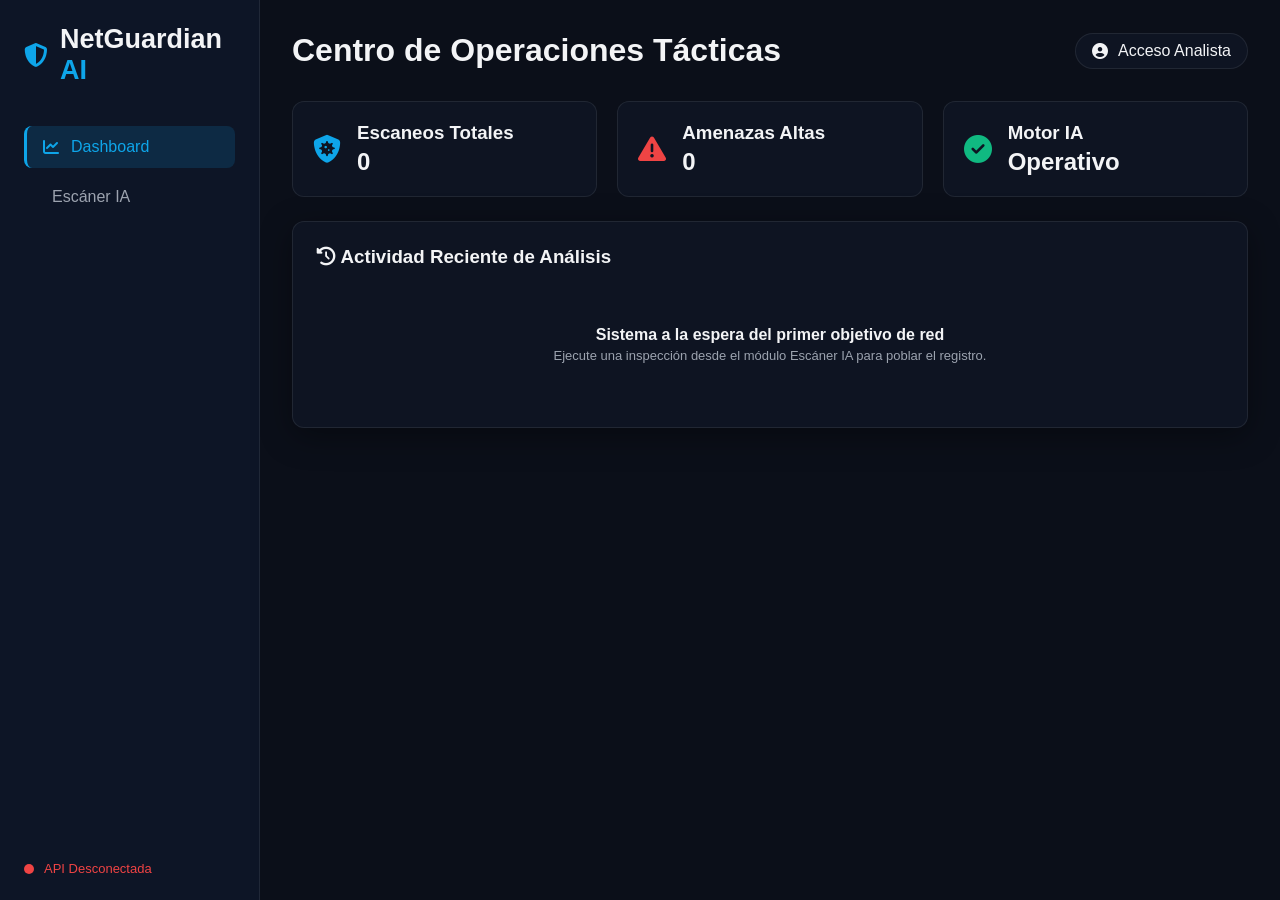
<file: frontend/index.html>
<!DOCTYPE html>
<html lang="es">
<head>
  <meta charset="UTF-8">
  <meta name="viewport" content="width=device-width, initial-scale=1.0">
  <title>NetGuardian AI - Security Operations Center</title>
  <link rel="stylesheet" href="styles.css">
  <link rel="stylesheet" href="https://cdnjs.cloudflare.com/ajax/libs/font-awesome/6.4.0/css/all.min.css">
</head>
<body>

  <div class="dashboard-container">
    <aside class="sidebar">
      <div class="brand">
        <i class="fa-solid fa-shield-halved brand-icon"></i>
        <h2>NetGuardian <span>AI</span></h2>
      </div>

      <nav class="nav-menu">
        <a href="#" class="nav-link active" id="nav-dashboard" onclick="switchTab('dashboard', event)">
          <i class="fa-solid fa-chart-line"></i> Dashboard
        </a>
        <a href="#" class="nav-link" id="nav-scanner" onclick="switchTab('scanner', event)">
          <i class="fa-solid fa-radar"></i> Escáner IA
        </a>
        <a href="#" class="nav-link hidden" id="nav-users" onclick="switchTab('users', event); loadUsersList();">
          <i class="fa-solid fa-users-gear"></i> Usuarios
        </a>
      </nav>

      <div class="system-status">
        <div class="status-indicator active" id="status-dot"></div>
        <span id="api-status">Conectando a la API...</span>
      </div>
    </aside>

    <!-- CONTENIDO PRINCIPAL -->
    <main class="main-content">
      
      <header class="top-header">
        <h1 id="view-title">Centro de Operaciones Tácticas</h1>
        <div style="position: relative;">
          <div class="user-profile" id="user-profile-btn" onclick="handleProfileClick()" style="cursor: pointer;">
            <i class="fa-solid fa-circle-user"></i>
            <span id="user-display">Acceso Analista</span>
          </div>
          
          <!-- Menú Desplegable de Sesión Activa -->
          <div id="user-dropdown" class="hidden" style="position: absolute; right: 0; top: 120%; background: #1e293b; border: 1px solid rgba(255, 255, 255, 0.1); border-radius: 8px; box-shadow: 0 10px 25px rgba(0,0,0,0.5); width: 180px; z-index: 100; overflow: hidden;">
            <button onclick="logout()" style="width: 100%; background: transparent; border: none; color: #ef4444; padding: 12px 16px; text-align: left; cursor: pointer; font-size: 13px; font-weight: 600; display: flex; align-items: center; gap: 8px;">
              <i class="fa-solid fa-right-from-bracket"></i> Cerrar Sesión
            </button>
          </div>
        </div>
      </header>

      <!-- VISTA 1: DASHBOARD -->
      <section id="view-dashboard" class="view-section active">
        <div class="stats-grid">
          <div class="stat-card">
            <i class="fa-solid fa-shield-virus stat-icon"></i>
            <div>
              <h3>Escaneos Totales</h3>
              <p class="stat-number" id="stat-scans">0</p>
            </div>
          </div>
          <div class="stat-card danger">
            <i class="fa-solid fa-triangle-exclamation stat-icon"></i>
            <div>
              <h3>Amenazas Altas</h3>
              <p class="stat-number" id="stat-threats">0</p>
            </div>
          </div>
          <div class="stat-card success">
            <i class="fa-solid fa-circle-check stat-icon"></i>
            <div>
              <h3>Motor IA</h3>
              <p class="stat-number">Operativo</p>
            </div>
          </div>
        </div>

        <div class="glass-card full-width margin-top">
          <h3><i class="fa-solid fa-clock-rotate-left"></i> Actividad Reciente de Análisis</h3>
          <div id="recent-scans-list" class="activity-list">
            <div class="empty-state">
              <i class="fa-solid fa-radar empty-icon"></i>
              <p class="empty-title">Sistema a la espera del primer objetivo de red</p>
              <p class="empty-sub">Ejecute una inspección desde el módulo Escáner IA para poblar el registro.</p>
            </div>
          </div>
        </div>
      </section>

      <!-- VISTA 2: ESCÁNER DE SEGURIDAD -->
      <section id="view-scanner" class="view-section">
        <div class="glass-card">
          <h2><i class="fa-solid fa-microchip"></i> Analizador de Vulnerabilidades IA</h2>
          <p class="subtitle" id="scanner-subtitle">Ingrese una URL, dominio o IP para procesar amenazas.</p>

          <form id="scan-form">
            <div class="input-group">
              <label for="scan-target">Objetivo de Análisis (URL / IP / Host)</label>
              <input type="text" id="scan-target" placeholder="https://ejemplo.com o IP de servidor" required>
            </div>

            <div class="input-group margin-top">
              <label for="scan-type">Tipo de Inspección</label>
              <select id="scan-type">
                <option value="quick">Análisis Rápido de Red</option>
                <option value="deep" id="opt-deep" disabled>🔒 Inspección Profunda de Vulnerabilidades (IA)</option>
              </select>
            </div>

            <div class="input-group margin-top">
              <label for="filter-severity">Severidad de Prueba</label>
              <select id="filter-severity">
                <option value="Alto" id="opt-sev-alto" disabled>🔒 Alto (Requiere sesión)</option>
                <option value="Medio">Medio</option>
                <option value="Bajo">Bajo</option>
              </select>
            </div>

            <button type="submit" class="btn-primary margin-top" id="btn-scan">
              <i class="fa-solid fa-radar"></i> Iniciar Escaneo
            </button>
          </form>
        </div>

        <!-- CONTENEDOR DE TELEMETRÍA Y RECONOCIMIENTO ACTIVO -->
        <div id="active-telemetry-container" class="margin-top hidden"></div>

        <div id="terminal-card" class="glass-card margin-top">
          <div class="terminal-header">
            <span><i class="fa-solid fa-terminal"></i> Terminal de Salida IA — CyberSentinel Logs</span>
            <div class="terminal-dots">
              <span class="dot red"></span>
              <span class="dot yellow"></span>
              <span class="dot green"></span>
            </div>
          </div>
          <div class="terminal-body" id="terminal-logs">
            <div class="log-line text-muted">[SYSTEM] Consola iniciada. Esperando comandos...</div>
          </div>
        </div>
      </section>

      <!-- VISTA 3: USUARIOS -->
      <section id="view-users" class="view-section">
        <div class="glass-card">
          <h2><i class="fa-solid fa-user-shield"></i> Gestión de Analistas y Usuarios</h2>
          <p class="subtitle">Panel de administración de privilegios y cuentas de usuario.</p>
          <div id="users-table-container" class="margin-top">
            <div class="empty-state">
              <i class="fa-solid fa-users-slash empty-icon"></i>
              <p class="empty-title">Sin usuarios cargados</p>
            </div>
          </div>
        </div>
      </section>

    </main>
  </div>

  <!-- MODAL FLOTANTE DE AUTENTICACIÓN / REGISTRO -->
  <div id="login-modal" class="modal-overlay hidden">
    <div class="glass-card modal-content">
      <div class="modal-header">
        <h3 id="modal-title"><i class="fa-solid fa-lock"></i> Acceso Analista SOC</h3>
        <i class="fa-solid fa-xmark close-icon" onclick="toggleModal(false)"></i>
      </div>

      <!-- Pestañas internas del Modal -->
      <div class="modal-tabs margin-top">
        <button type="button" class="tab-btn active" id="btn-tab-login" onclick="switchModalTab('login')">Iniciar Sesión</button>
        <button type="button" class="tab-btn" id="btn-tab-register" onclick="switchModalTab('register')">Registrarse</button>
      </div>

      <!-- Formulario de Login -->
      <form id="login-form" class="margin-top">
        <div class="input-group">
          <label>Correo Electrónico</label>
          <input type="email" id="login-email" required placeholder="analista@netguardian.ai">
        </div>
        <div class="input-group margin-top">
          <label>Contraseña</label>
          <input type="password" id="login-password" required placeholder="••••••••">
        </div>
        <button type="submit" class="btn-primary margin-top" style="width: 100%;">Entrar al Sistema</button>
      </form>

      <!-- Formulario de Registro -->
      <form id="register-form" class="margin-top hidden">
        <div class="input-group">
          <label>Nombre de Usuario</label>
          <input type="text" id="reg-username" required placeholder="Analista_01">
        </div>
        <div class="input-group margin-top">
          <label>Correo Electrónico</label>
          <input type="email" id="reg-email" required placeholder="analista@netguardian.ai">
        </div>
        <div class="input-group margin-top">
          <label>Contraseña (máx. 72 bytes)</label>
          <input type="password" id="reg-password" required placeholder="••••••••">
        </div>
        <button type="submit" class="btn-primary margin-top" style="width: 100%;">Registrar Analista</button>
      </form>
    </div>
  </div>

  <script src="app.js"></script>
</body>
</html>
</file>
<file: frontend/styles.css>
:root {
  --bg-dark: #0b0f19;
  --panel-bg: rgba(17, 24, 39, 0.7);
  --glass-border: rgba(255, 255, 255, 0.08);
  --primary-cyan: #0ea5e9;
  --accent-blue: #3b82f6;
  --text-main: #f3f4f6;
  --text-muted: #9ca3af;
  --success-green: #10b981;
  --danger-red: #ef4444;
  --warning-yellow: #f59e0b;
}

* { margin: 0; padding: 0; box-sizing: border-box; font-family: 'Segoe UI', Tahoma, Geneva, Verdana, sans-serif; }
body { background-color: var(--bg-dark); color: var(--text-main); min-height: 100vh; overflow-x: hidden; }
.dashboard-container { display: flex; min-height: 100vh; }

/* SIDEBAR */
.sidebar { width: 260px; background: rgba(15, 23, 42, 0.85); backdrop-filter: blur(16px); border-right: 1px solid var(--glass-border); display: flex; flex-direction: column; padding: 24px; }
.brand { display: flex; align-items: center; gap: 12px; font-size: 18px; margin-bottom: 40px; }
.brand-icon { font-size: 24px; color: var(--primary-cyan); }
.brand span { color: var(--primary-cyan); }
.nav-menu { display: flex; flex-direction: column; gap: 8px; flex-grow: 1; }
.nav-link { display: flex; align-items: center; gap: 12px; padding: 12px 16px; color: var(--text-muted); text-decoration: none; border-radius: 8px; transition: all 0.3s ease; }
.nav-link:hover, .nav-link.active { background: rgba(14, 165, 233, 0.15); color: var(--primary-cyan); border-left: 3px solid var(--primary-cyan); }
.system-status { display: flex; align-items: center; gap: 10px; font-size: 13px; color: var(--text-muted); }
.status-indicator { width: 10px; height: 10px; border-radius: 50%; background: var(--danger-red); }
.status-indicator.active { background: var(--success-green); box-shadow: 0 0 8px var(--success-green); }

/* MAIN CONTENT */
.main-content { flex-grow: 1; padding: 32px; overflow-y: auto; }
.top-header { display: flex; justify-content: space-between; align-items: center; margin-bottom: 32px; }
.user-profile { display: flex; align-items: center; gap: 10px; background: var(--panel-bg); padding: 8px 16px; border-radius: 20px; border: 1px solid var(--glass-border); transition: background 0.3s; }
.user-profile:hover { background: rgba(14, 165, 233, 0.2); }

/* GLASS CARDS */
.glass-card { background: var(--panel-bg); backdrop-filter: blur(12px); border: 1px solid var(--glass-border); border-radius: 12px; padding: 24px; box-shadow: 0 8px 32px 0 rgba(0, 0, 0, 0.37); }
.stats-grid { display: grid; grid-template-columns: repeat(auto-fit, minmax(220px, 1fr)); gap: 20px; }
.stat-card { background: var(--panel-bg); backdrop-filter: blur(12px); border: 1px solid var(--glass-border); border-radius: 12px; padding: 20px; display: flex; align-items: center; gap: 16px; }
.stat-icon { font-size: 28px; color: var(--primary-cyan); }
.stat-card.danger .stat-icon { color: var(--danger-red); }
.stat-card.success .stat-icon { color: var(--success-green); }
.stat-number { font-size: 24px; font-weight: bold; margin-top: 4px; }

/* VISTAS */
.view-section { display: none; opacity: 0; transform: translateY(10px); transition: opacity 0.4s ease, transform 0.4s ease; }
.view-section.active { display: block; opacity: 1; transform: translateY(0); }

/* BADGES DE SEVERIDAD */
.badge { padding: 4px 10px; border-radius: 20px; font-size: 11px; font-weight: bold; text-transform: uppercase; letter-spacing: 0.5px; }
.badge-alto { background: rgba(239, 68, 68, 0.2); color: #fca5a5; border: 1px solid var(--danger-red); }
.badge-medio { background: rgba(245, 158, 11, 0.2); color: #fde047; border: 1px solid var(--warning-yellow); }
.badge-bajo { background: rgba(14, 165, 233, 0.2); color: #7dd3fc; border: 1px solid var(--primary-cyan); }

/* TERMINAL DE LOGS */
.terminal-header { display: flex; justify-content: space-between; align-items: center; font-size: 13px; color: var(--text-muted); margin-bottom: 12px; padding-bottom: 8px; border-bottom: 1px solid var(--glass-border); }
.terminal-dots { display: flex; gap: 6px; }
.dot { width: 10px; height: 10px; border-radius: 50%; }
.dot.red { background: #ff5f56; } .dot.yellow { background: #ffbd2e; } .dot.green { background: #27c93f; }
.terminal-body { background: #050811; border-radius: 8px; padding: 16px; font-family: 'Consolas', 'Courier New', monospace; font-size: 13px; height: 150px; overflow-y: auto; color: #00ff66; border: 1px solid rgba(0, 255, 102, 0.15); }
.log-line { margin-bottom: 6px; }

/* ESTILOS DE TELEMETRÍA Y RECONOCIMIENTO ACTIVO */
.telemetry-card {
  background: var(--panel-bg);
  backdrop-filter: blur(12px);
  border: 1px solid var(--glass-border);
  border-radius: 12px;
  padding: 20px;
}
.telemetry-card h3 {
  font-size: 16px;
  color: var(--primary-cyan);
  margin-bottom: 16px;
  display: flex;
  align-items: center;
  gap: 10px;
}
.telemetry-grid {
  display: grid;
  grid-template-columns: repeat(auto-fit, minmax(280px, 1fr));
  gap: 16px;
}
.telemetry-box {
  background: rgba(15, 23, 42, 0.6);
  border: 1px solid var(--glass-border);
  border-radius: 8px;
  padding: 14px;
}
.telemetry-box h4 {
  font-size: 13px;
  color: var(--text-main);
  margin-bottom: 12px;
  display: flex;
  align-items: center;
  gap: 8px;
}
.ports-flex {
  display: flex;
  flex-wrap: wrap;
  gap: 8px;
}
.port-badge {
  background: rgba(14, 165, 233, 0.15);
  border: 1px solid rgba(14, 165, 233, 0.3);
  border-radius: 6px;
  padding: 6px 10px;
  display: flex;
  flex-direction: column;
  align-items: center;
}
.port-num {
  font-weight: bold;
  font-size: 12px;
  color: var(--primary-cyan);
}
.port-service {
  font-size: 10px;
  color: var(--text-muted);
  text-transform: uppercase;
}
.paths-list {
  display: flex;
  flex-direction: column;
  gap: 8px;
  max-height: 180px;
  overflow-y: auto;
}
.path-row {
  display: flex;
  justify-content: space-between;
  align-items: center;
  background: rgba(0, 0, 0, 0.2);
  padding: 8px 10px;
  border-radius: 6px;
  border: 1px solid rgba(255, 255, 255, 0.05);
}
.path-info code {
  color: #a7f3d0;
  font-family: 'Consolas', monospace;
  font-size: 12px;
}
.path-status {
  font-size: 11px;
  color: var(--text-muted);
  margin-left: 6px;
}
.telemetry-empty {
  text-align: center;
  padding: 20px;
  background: rgba(15, 23, 42, 0.4);
  border-radius: 8px;
  border: 1px dashed var(--glass-border);
  color: var(--text-muted);
}

/* ESTADO VACÍO */
.empty-state { text-align: center; padding: 40px 20px; }
.empty-icon { font-size: 48px; color: var(--primary-cyan); opacity: 0.5; margin-bottom: 12px; animation: pulse 2s infinite; }
.empty-title { font-size: 16px; font-weight: 600; color: var(--text-main); }
.empty-sub { font-size: 13px; color: var(--text-muted); margin-top: 4px; }

/* MODAL FLOTANTE */
.modal-overlay { position: fixed; top: 0; left: 0; width: 100vw; height: 100vh; background: rgba(0, 0, 0, 0.7); backdrop-filter: blur(8px); display: flex; justify-content: center; align-items: center; z-index: 1000; }
.modal-content { width: 380px; position: relative; }
.modal-header { display: flex; justify-content: space-between; align-items: center; }
.close-icon { cursor: pointer; color: var(--text-muted); font-size: 18px; }
.close-icon:hover { color: var(--danger-red); }

/* FORMULARIOS */
.input-group { display: flex; flex-direction: column; gap: 8px; }
input, select { background: rgba(15, 23, 42, 0.6); border: 1px solid var(--glass-border); padding: 12px; border-radius: 8px; color: var(--text-main); outline: none; }
input:focus, select:focus { border-color: var(--primary-cyan); box-shadow: 0 0 8px rgba(14, 165, 233, 0.3); }
.btn-primary { background: linear-gradient(135deg, var(--primary-cyan), var(--accent-blue)); color: white; border: none; padding: 12px 24px; border-radius: 8px; cursor: pointer; font-weight: bold; transition: all 0.2s ease; }
.btn-primary:hover { transform: translateY(-2px); box-shadow: 0 4px 12px rgba(14, 165, 233, 0.4); }

.margin-top { margin-top: 24px; }
.text-muted { color: var(--text-muted); }
.hidden { display: none !important; }

/* Pestañas del modal y tablas */
.modal-tabs { display: flex; gap: 8px; border-bottom: 1px solid var(--glass-border); padding-bottom: 12px; }
.tab-btn { background: transparent; border: none; color: var(--text-muted); padding: 6px 12px; cursor: pointer; font-weight: 600; border-radius: 6px; transition: all 0.2s; }
.tab-btn.active { background: rgba(14, 165, 233, 0.2); color: var(--primary-cyan); border: 1px solid var(--primary-cyan); }
.user-row { display: flex; justify-content: space-between; align-items: center; background: rgba(15, 23, 42, 0.5); padding: 12px 16px; border-radius: 8px; border: 1px solid var(--glass-border); margin-bottom: 8px; }

@keyframes pulse { 0% { transform: scale(1); opacity: 0.3; } 50% { transform: scale(1.1); opacity: 0.7; } 100% { transform: scale(1); opacity: 0.3; } }
</file>
